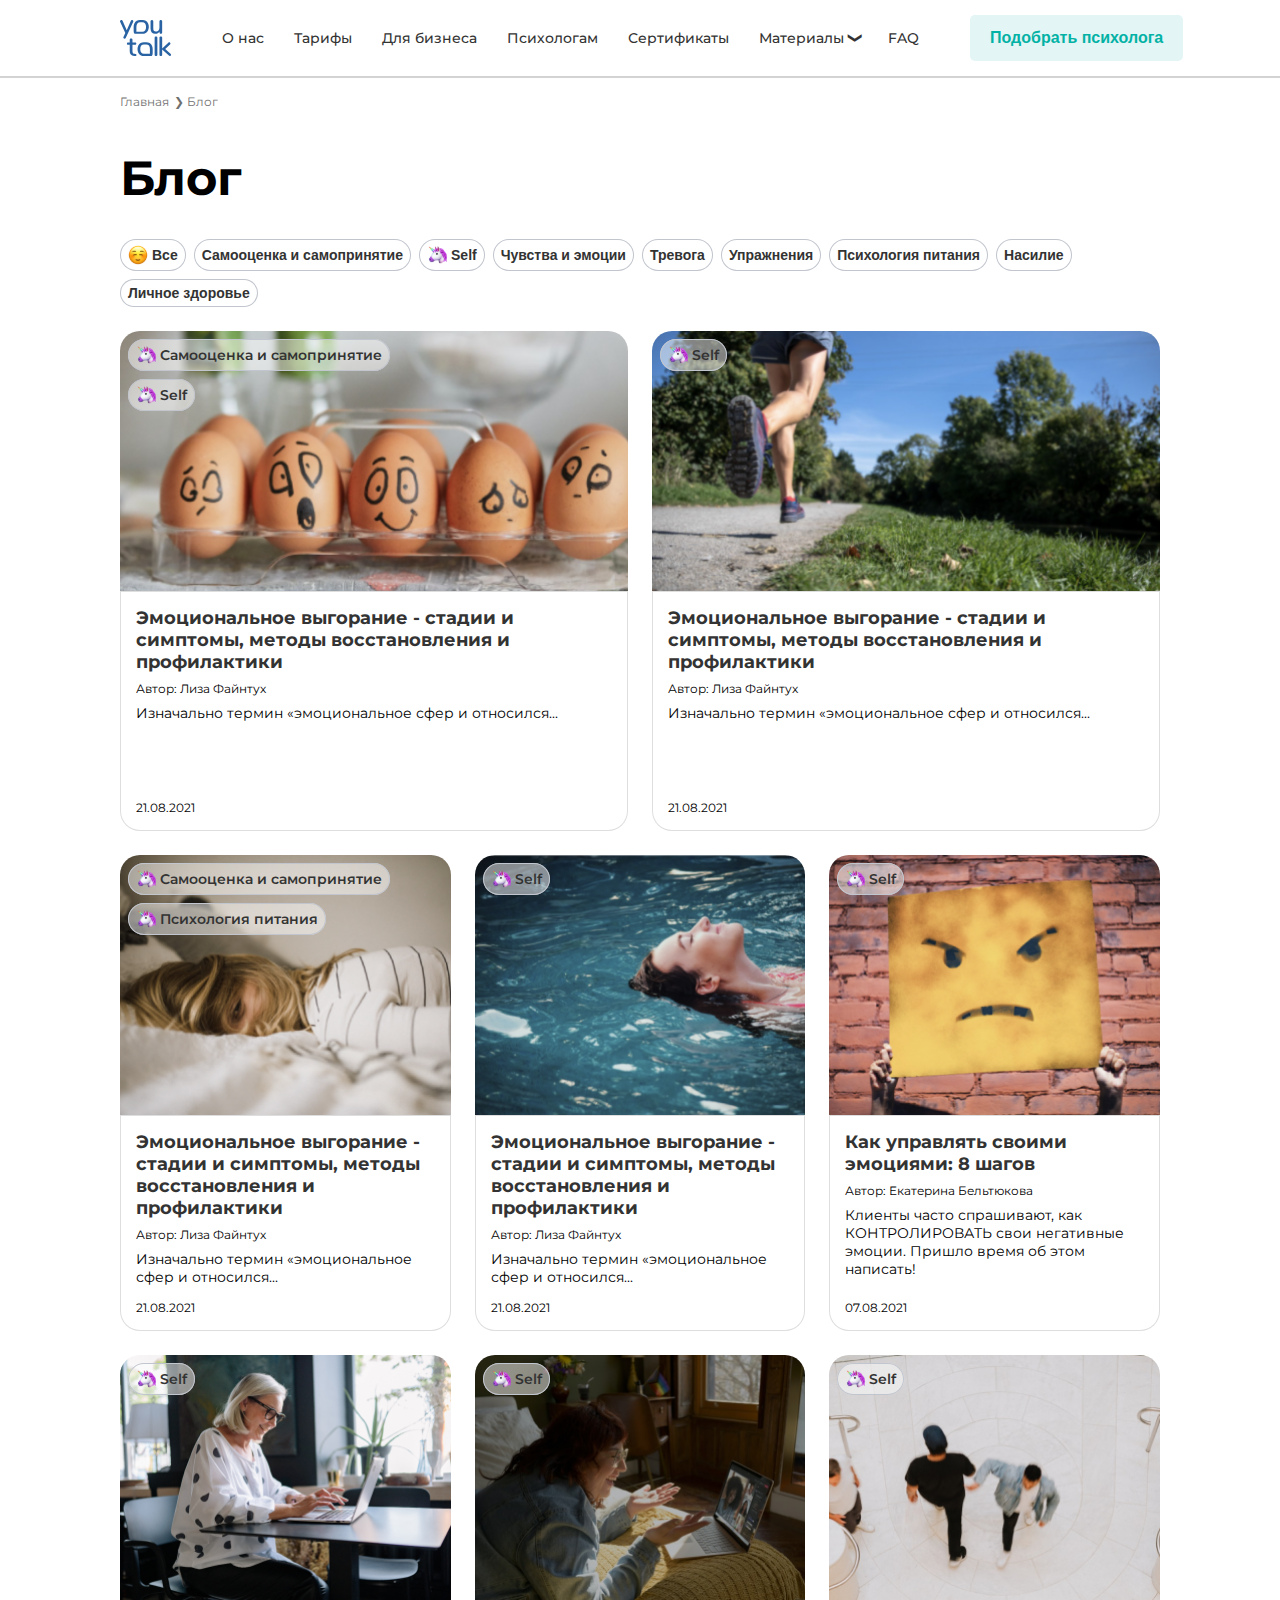
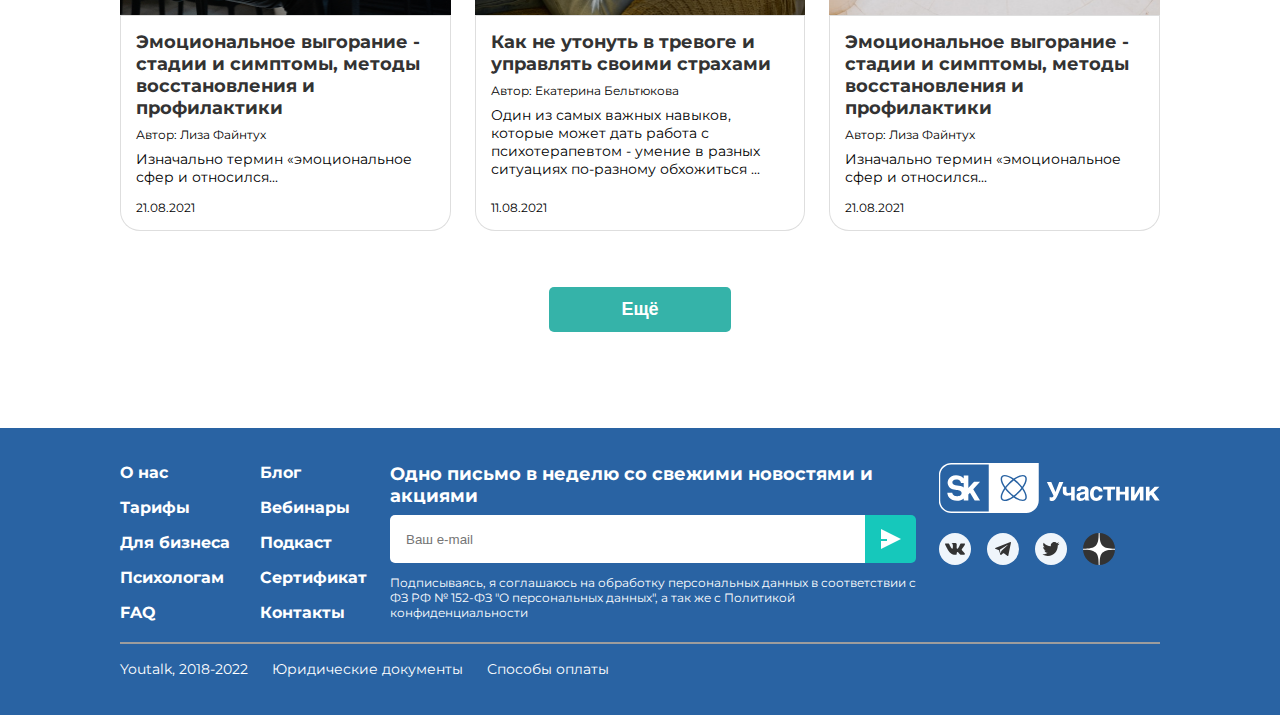
<file: index.html>
<!DOCTYPE html>
<html lang="en">
  <head>
    <meta charset="UTF-8" />
    <link rel="preconnect" href="https://fonts.googleapis.com" />
    <link rel="preconnect" href="https://fonts.gstatic.com" crossorigin />
    <link
      href="https://fonts.googleapis.com/css2?family=Montserrat:ital,wght@0,100..900;1,100..900&display=swap"
      rel="stylesheet"
    />
    <link rel="stylesheet" href="css/style.css" />
    <title>YouTalk-Blog</title>
  </head>
  <body>
    <header class="header">
      <div class="header-box">
        <img src="img/logo.svg" alt="Youtalk logo" class="header__logo" />
        <nav class="header__nav">
          <a href="#" class="header__nav__item">О нас</a>
          <a href="#" class="header__nav__item">Тарифы</a>
          <a href="#" class="header__nav__item">Для бизнеса</a>
          <a href="#" class="header__nav__item">Психологам</a>
          <a href="#" class="header__nav__item">Сертификаты</a>
          <a href="#" class="header__nav__item">Материалы</a>
          <a href="#" class="header__nav__item">FAQ</a>
        </nav>
        <button class="header__button">Подобрать психолога</button>
        <button class="header__burger-button">
          <span class="header__burger-button__item"></span>
        </button>
      </div>
    </header>
    <main class="content">
      <div class="content-box">
        <div class="layout__path">
          <ul>
            <li><a href="#">Главная</a></li>
            <li><a href="#">Блог</a></li>
          </ul>
        </div>
        <div class="layout__title">
          <h1>Блог</h1>
        </div>
        <div class="layout__list">
          <button class="layout__list__item">
            <img src="img/index/layout_list_item_1.svg" alt="" />Все
          </button>
          <button class="layout__list__item">Самооценка и самопринятие</button>
          <button class="layout__list__item">
            <img src="img/index/layout_list_item_2.svg" alt="Картинка-смайлик" />Self
          </button>
          <button class="layout__list__item">Чувства и эмоции</button>
          <button class="layout__list__item">Тревога</button>
          <button class="layout__list__item">Упражнения</button>
          <button class="layout__list__item">Психология питания</button>
          <button class="layout__list__item">Насилие</button>
          <button class="layout__list__item">Личное здоровье</button>
        </div>
        <div class="layout__content">
          <div class="layout__content__item">
            <div id="layout-cart1">
              <div class="layout__list__item">
                <img src="img/index/layout_list_item_2.svg" alt="Картинка-пони" />
                Самооценка и самопринятие
              </div>
              <div class="layout__list__item">
                <img src="img/index/layout_list_item_2.svg" alt="Картинка-пони" />
                Self
              </div>
            </div>
            <div>
              <h2>
                <a href="article1.html">
                  Эмоциональное выгорание - стадии и симптомы, методы
                  восстановления и профилактики
                </a>
              </h2>
              <p>Автор: Лиза Файнтух</p>
              <p>Изначально термин &laquo;эмоциональное сфер и относился...</p>
              <p>21.08.2021</p>
            </div>
          </div>
          <div class="layout__content__item">
            <div id="layout-cart2">
              <div class="layout__list__item">
                <img src="img/index/layout_list_item_2.svg" alt="Картинка-пони" />
                Self
              </div>
            </div>
            <div>
              <h2>
                <a href="#">
                  Эмоциональное выгорание - стадии и симптомы, методы
                  восстановления и профилактики
                </a>
              </h2>
              <p>Автор: Лиза Файнтух</p>
              <p>Изначально термин &laquo;эмоциональное сфер и относился...</p>
              <p>21.08.2021</p>
            </div>
          </div>
          <div class="layout__content__item">
            <div id="layout-cart3">
              <div class="layout__list__item">
                <img src="img/index/layout_list_item_2.svg" alt="Картинка-пони" />
                Самооценка и самопринятие
              </div>
              <div class="layout__list__item">
                <img src="img/index/layout_list_item_2.svg" alt="Картинка-пони" />
                Психология питания
              </div>
            </div>
            <div>
              <h2>
                <a href="#">
                  Эмоциональное выгорание - стадии и симптомы, методы
                  восстановления и профилактики
                </a>
              </h2>
              <p>Автор: Лиза Файнтух</p>
              <p>Изначально термин &laquo;эмоциональное сфер и относился...</p>
              <p>21.08.2021</p>
            </div>
          </div>
          <div class="layout__content__item">
            <div id="layout-cart4">
              <div class="layout__list__item">
                <img src="img/index/layout_list_item_2.svg" alt="Картинка-пони" />
                Self
              </div>
            </div>
            <div>
              <h2>
                <a href="#">
                  Эмоциональное выгорание - стадии и симптомы, методы
                  восстановления и профилактики
                </a>
              </h2>
              <p>Автор: Лиза Файнтух</p>
              <p>Изначально термин &laquo;эмоциональное сфер и относился...</p>
              <p>21.08.2021</p>
            </div>
          </div>
          <div class="layout__content__item">
            <div id="layout-cart5">
              <div class="layout__list__item">
                <img src="img/index/layout_list_item_2.svg" alt="Картинка-пони" />
                Self
              </div>
            </div>
            <div>
              <h2>
                <a href="#">Как управлять своими эмоциями: 8 шагов</a>
              </h2>
              <p>Автор: Екатерина Бельтюкова</p>
              <p>
                Клиенты часто спрашивают, как КОНТРОЛИРОВАТЬ свои негативные
                эмоции. Пришло время об этом написать!
              </p>
              <p>07.08.2021</p>
            </div>
          </div>
          <div class="layout__content__item">
            <div id="layout-cart6">
              <div class="layout__list__item">
                <img src="img/index/layout_list_item_2.svg" alt="Картинка-пони" />
                Self
              </div>
            </div>
            <div>
              <h2>
                <a href="#">
                  Эмоциональное выгорание - стадии и симптомы, методы
                  восстановления и профилактики
                </a>
              </h2>
              <p>Автор: Лиза Файнтух</p>
              <p>Изначально термин &laquo;эмоциональное сфер и относился...</p>
              <p>21.08.2021</p>
            </div>
          </div>
          <div class="layout__content__item">
            <div id="layout-cart7">
              <div class="layout__list__item">
                <img src="img/index/layout_list_item_2.svg" alt="Картинка-пони" />
                Self
              </div>
            </div>
            <div>
              <h2>
                <a href="#"
                  >Как не утонуть в тревоге и управлять своими страхами</a
                >
              </h2>
              <p>Автор: Екатерина Бельтюкова</p>
              <p>
                Один из самых важных навыков, которые может дать работа с
                психотерапевтом - умение в разных ситуациях по-разному
                обхожиться ...
              </p>
              <p>11.08.2021</p>
            </div>
          </div>
          <div class="layout__content__item">
            <div id="layout-cart8">
              <div class="layout__list__item">
                <img src="img/index/layout_list_item_2.svg" alt="Картинка-пони" />
                Self
              </div>
            </div>
            <div>
              <h2>
                <a href="#">
                  Эмоциональное выгорание - стадии и симптомы, методы
                  восстановления и профилактики
                </a>
              </h2>
              <p>Автор: Лиза Файнтух</p>
              <p>Изначально термин &laquo;эмоциональное сфер и относился...</p>
              <p>21.08.2021</p>
            </div>
          </div>
        </div>
        <div class="lyaout__button"><button>Ещё</button></div>
      </div>
    </main>
    <footer>
      <div class="footer-box">
        <div>
          <div class="basement__list">
            <div>
              <a class="basement__list__item" href="#">О нас</a>
              <a class="basement__list__item" href="#">Тарифы</a>
              <a class="basement__list__item" href="#"> Для бизнеса</a>
              <a class="basement__list__item" href="#">Психологам</a>
              <a class="basement__list__item" href="#">FAQ</a>
            </div>
            <div>
              <a class="basement__list__item" href="#">Блог</a>
              <a class="basement__list__item" href="#">Вебинары</a>
              <a class="basement__list__item" href="#">Подкаст</a>
              <a class="basement__list__item" href="#">Сертификат</a>
              <a class="basement__list__item" href="#">Контакты</a>
            </div>
          </div>
          <div class="basement__info">
            <p>Одно письмо в неделю со свежими новостями и акциями</p>
            <div class="basement__info__input-button">
              <input
                type="text"
                placeholder="Ваш e-mail"
                class="basement__info__input"
              />
              <button class="basement__info__button">
                <div></div>
                <div></div>
              </button>
            </div>
            <p class="basement__info__agreement">
              Подписываясь, я соглашаюсь на обработку персональных данных в
              соответствии с ФЗ РФ № 152-ФЗ "О персональных данных", а так же с
              Политикой конфиденциальности
            </p>
          </div>
          <div class="basement__out">
            <div>
              <a href="#"
                ><img
                  src="img/SK участник logo.svg"
                  alt="Ссылка на СК Участник"
              /></a>
            </div>
            <div class="basement__out__list">
              <a href="#"
                ><img src="img/vk logo.svg" alt="Ссылка на Вконтакте"
              /></a>
              <a href="#"
                ><img src="img/telegram logo.svg" alt="Ссылка на телеграмм"
              /></a>
              <a href="#"
                ><img src="img/twit logo.svg" alt="Ссылка на твиттер"
              /></a>
              <a href="#"
                ><img src="img/inst logo.svg" alt="Ссылка на инстаграмм"
              /></a>
            </div>
          </div>
        </div>
        <div class="basement__data">
          <a href="#">Youtalk, 2018-2022</a>
          <a href="#">Юридические документы</a>
          <a href="#">Способы оплаты</a>
        </div>
      </div>
    </footer>
  </body>
</html>
</file>
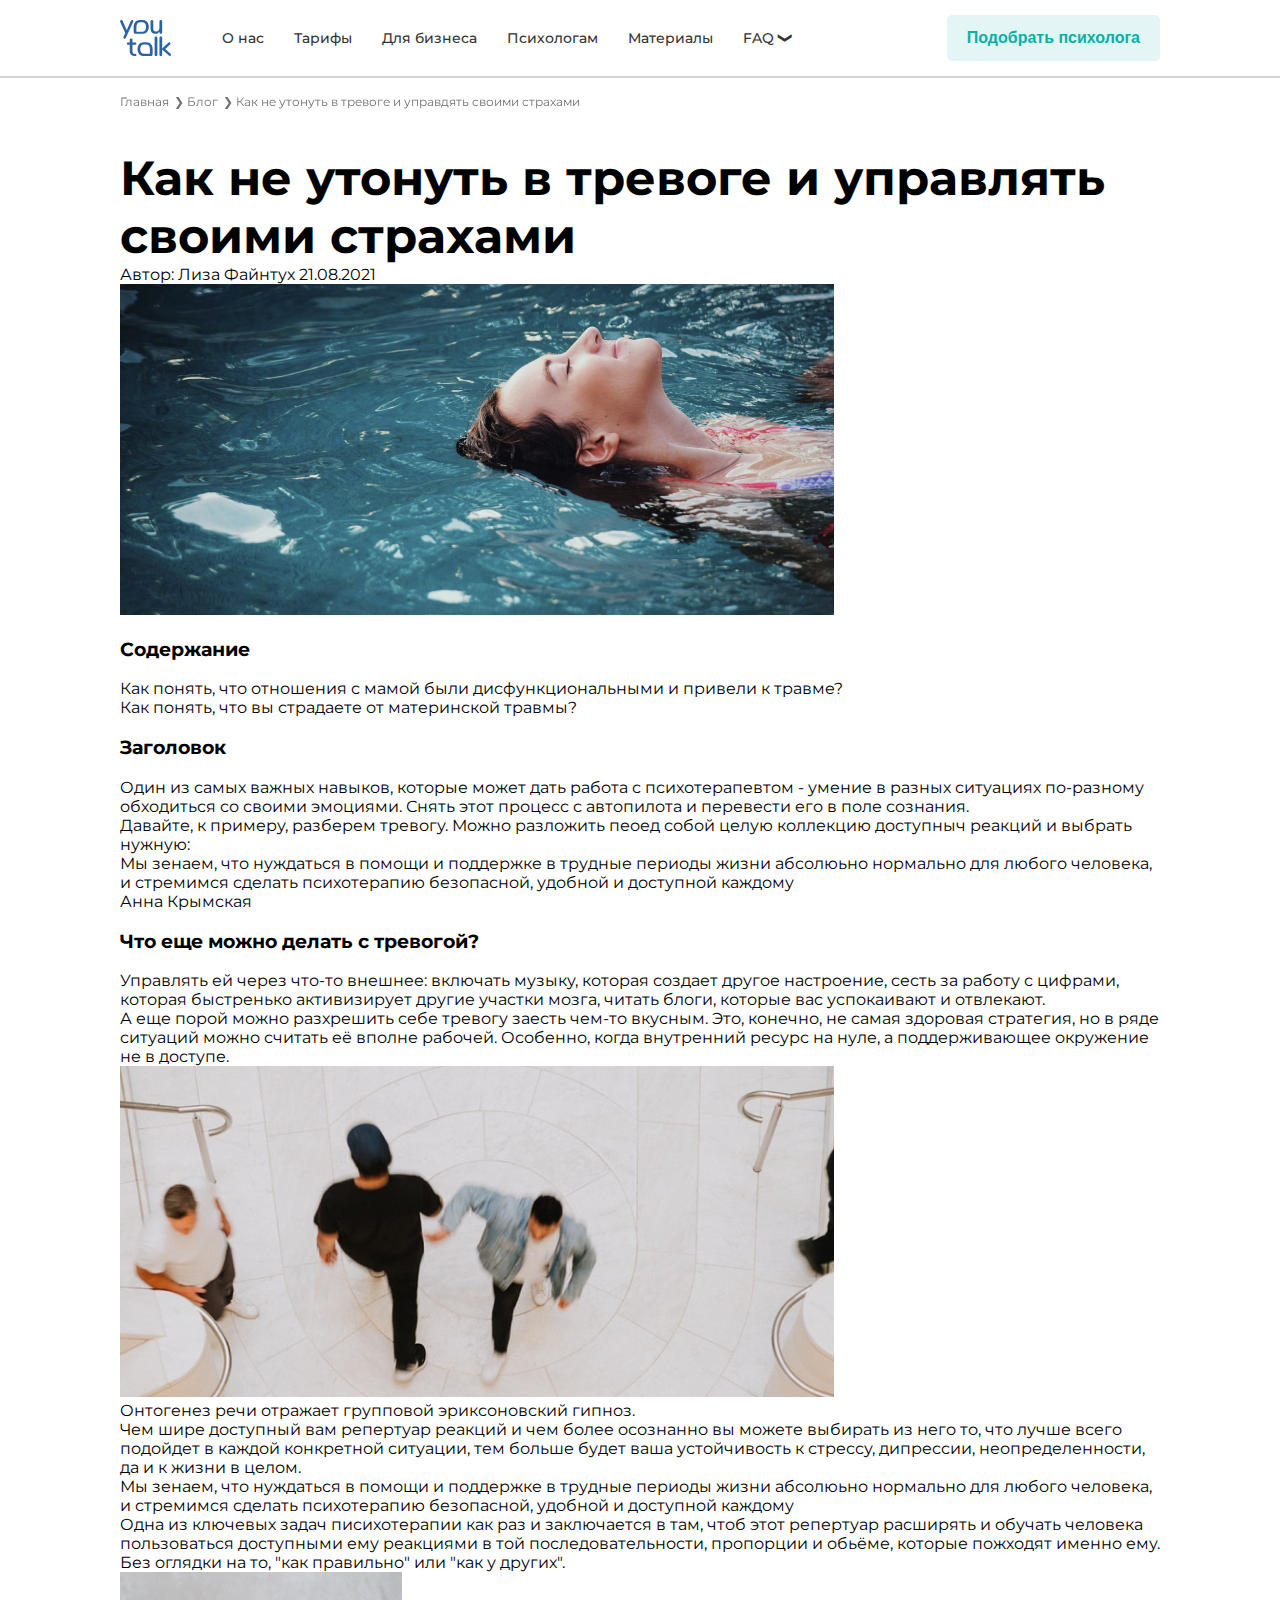
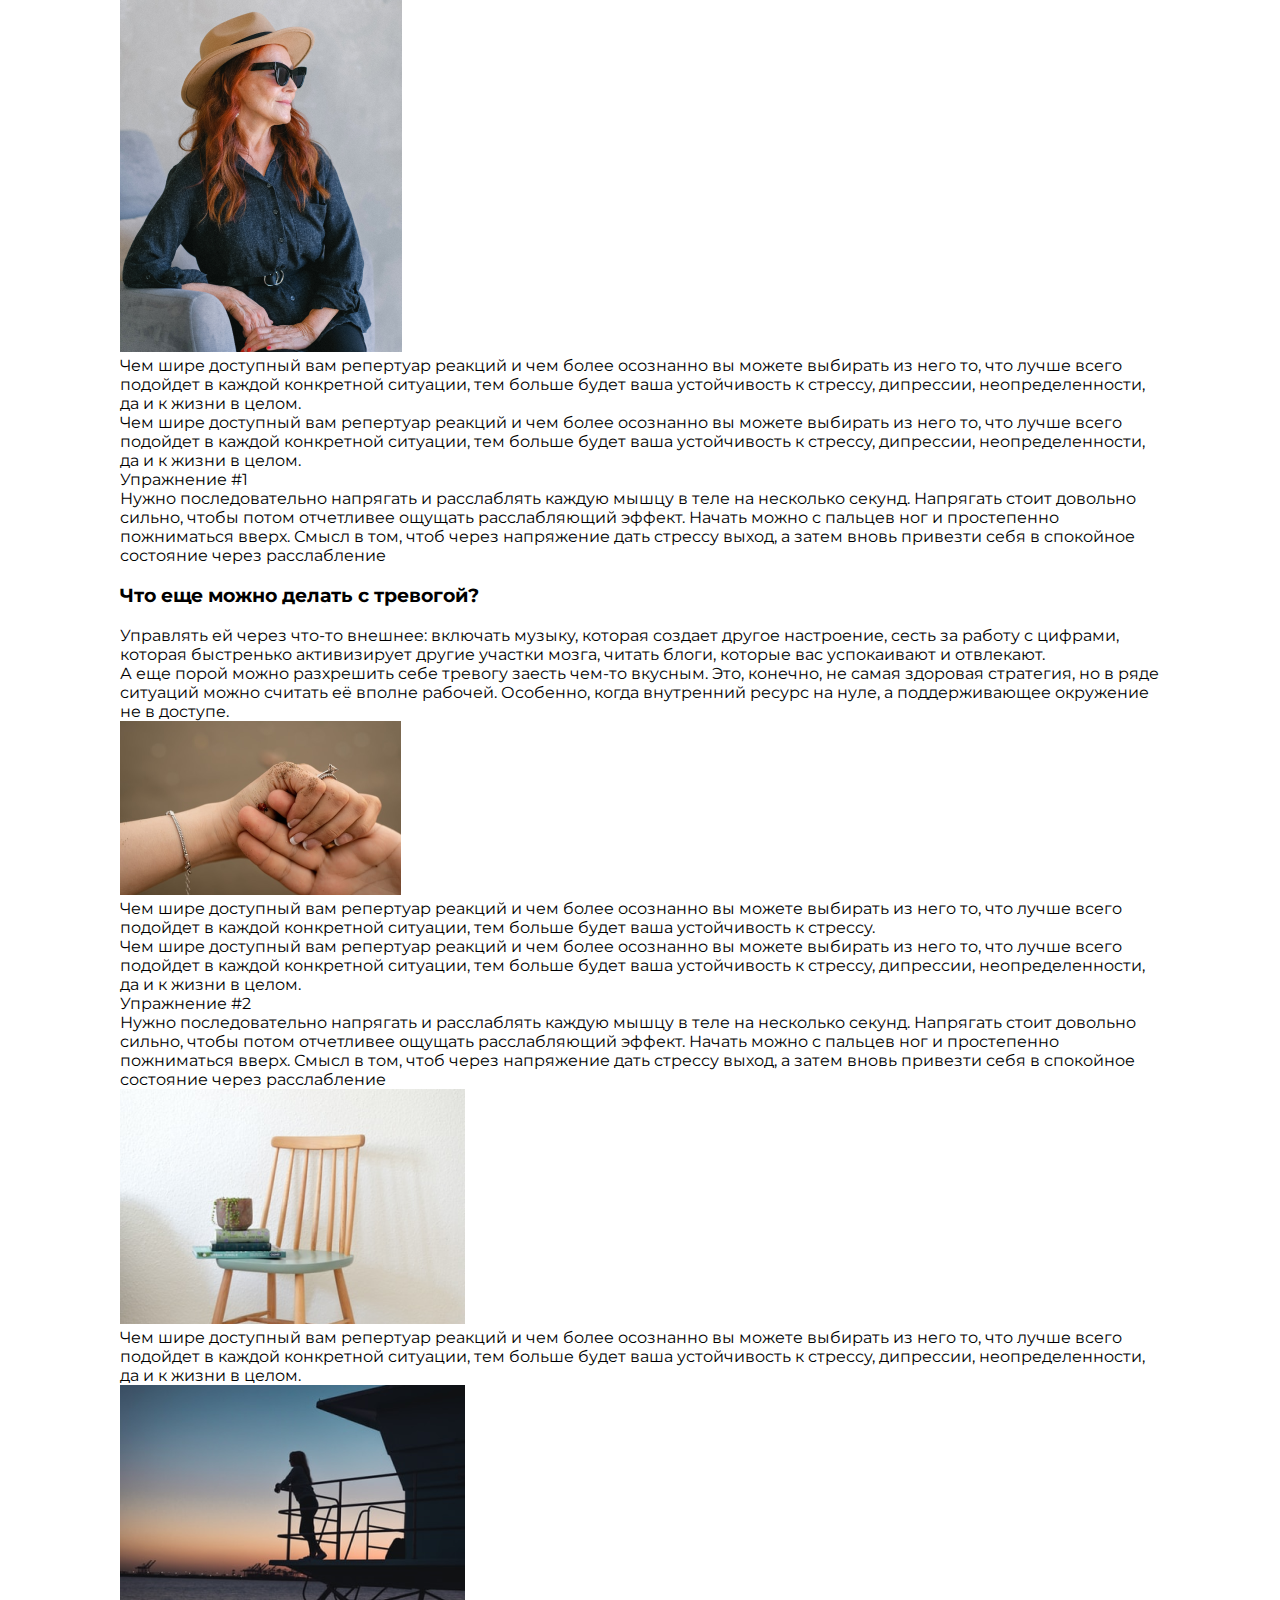
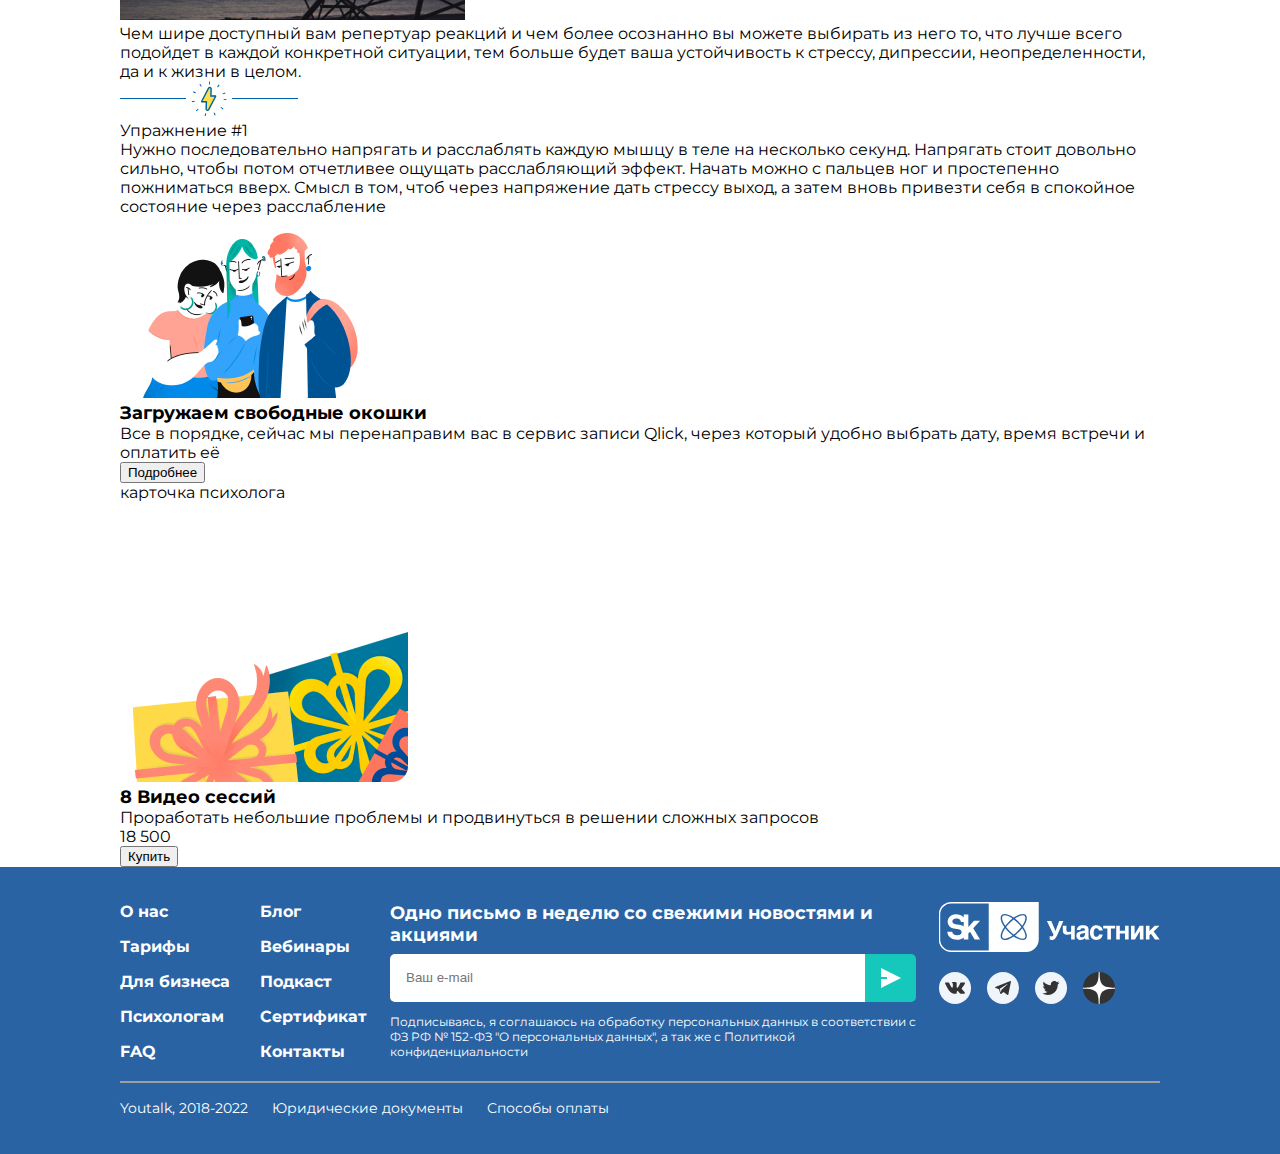
<file: article1.html>
<!DOCTYPE html>
<html lang="en">
  <head>
    <meta charset="UTF-8" />
    <link rel="preconnect" href="https://fonts.googleapis.com" />
    <link rel="preconnect" href="https://fonts.gstatic.com" crossorigin />
    <link
      href="https://fonts.googleapis.com/css2?family=Montserrat:ital,wght@0,100..900;1,100..900&display=swap"
      rel="stylesheet"
    />
    <link rel="stylesheet" href="css/style.css" />
    <title>YouTalk-article</title>
  </head>
  <body>
    <header class="header">
      <div class="header-box">
        <img src="img/logo.svg" alt="Youtalk logo" class="header__logo" />
        <nav class="header__nav">
          <a href="#" class="header__nav__item">О нас</a>
          <a href="#" class="header__nav__item">Тарифы</a>
          <a href="#" class="header__nav__item">Для бизнеса</a>
          <a href="#" class="header__nav__item">Психологам</a>
          <a href="#" class="header__nav__item">Материалы</a>
          <a href="#" class="header__nav__item">FAQ</a>
        </nav>
        <button class="header__button">Подобрать психолога</button>
        <button class="header__burger-button">
          <span class="header__burger-button__item"></span>
        </button>
      </div>
    </header>
    <main class="content">
      <div class="content-box">
        <div class="layout__path">
          <ul>
            <li><a href="#">Главная</a></li>
            <li><a href="#">Блог</a></li>
            <li>
              <a href="#"
                >Как не утонуть в тревоге и управдять своими страхами</a
              >
            </li>
          </ul>
        </div>
        <section>
          <h1>Как не утонуть в тревоге и управлять своими страхами</h1>
          <p>Автор: Лиза Файнтух 21.08.2021</p>
          <div>
            <img
              src="img/article1/block1.png"
              alt="фото девушки, лежащей на воде"
            />
          </div>
          <h3>Содержание</h3>
          <p>
            Как понять, что отношения с мамой были дисфункциональными и привели
            к травме?
          </p>
          <p>Как понять, что вы страдаете от материнской травмы?</p>
          <h3>Заголовок</h3>
          <p>
            Один из самых важных навыков, которые может дать работа с
            психотерапевтом - умение в разных ситуациях по-разному обходиться со
            своими эмоциями. Снять этот процесс с автопилота и перевести его в
            поле сознания.
          </p>
          <p>
            Давайте, к примеру, разберем тревогу. Можно разложить пеоед собой
            целую коллекцию доступныч реакций и выбрать нужную:
          </p>
          <p>
            Мы зенаем, что нуждаться в помощи и поддержке в трудные периоды
            жизни абсолюьно нормально для любого человека, и стремимся сделать
            психотерапию безопасной, удобной и доступной каждому
          </p>
          <p>Анна Крымская</p>
          <h3>Что еще можно делать с тревогой?</h3>
          <p>
            Управлять ей через что-то внешнее: включать музыку, которая создает
            другое настроение, сесть за работу с цифрами, которая быстренько
            активизирует другие участки мозга, читать блоги, которые вас
            успокаивают и отвлекают.
          </p>
          <p>
            А еще порой можно разхрешить себе тревогу заесть чем-то вкусным.
            Это, конечно, не самая здоровая стратегия, но в ряде ситуаций можно
            считать её вполне рабочей. Особенно, когда внутренний ресурс на
            нуле, а поддерживающее окружение не в доступе.
          </p>
          <div>
            <img src="img/article1/block2.png" alt="фото комнаты с людьми" />
          </div>
          <p>Онтогенез речи отражает групповой эриксоновский гипноз.</p>
          <p>
            Чем шире доступный вам репертуар реакций и чем более осознанно вы
            можете выбирать из него то, что лучше всего подойдет в каждой
            конкретной ситуации, тем больше будет ваша устойчивость к стрессу,
            дипрессии, неопределенности, да и к жизни в целом.
          </p>
          <p>
            Мы зенаем, что нуждаться в помощи и поддержке в трудные периоды
            жизни абсолюьно нормально для любого человека, и стремимся сделать
            психотерапию безопасной, удобной и доступной каждому
          </p>
          <p>
            Одна из ключевых задач писихотерапии как раз и заключается в там,
            чтоб этот репертуар расширять и обучать человека пользоваться
            доступными ему реакциями в той последовательности, пропорции и
            обьёме, которые пожходят именно ему. Без оглядки на то, "как
            правильно" или "как у других".
          </p>
          <div>
            <img
              src="img/article1/block3.png"
              alt="Фото уверенной в себе женщины"
            />
          </div>
          <p>
            Чем шире доступный вам репертуар реакций и чем более осознанно вы
            можете выбирать из него то, что лучше всего подойдет в каждой
            конкретной ситуации, тем больше будет ваша устойчивость к стрессу,
            дипрессии, неопределенности, да и к жизни в целом.
          </p>
          <p>
            Чем шире доступный вам репертуар реакций и чем более осознанно вы
            можете выбирать из него то, что лучше всего подойдет в каждой
            конкретной ситуации, тем больше будет ваша устойчивость к стрессу,
            дипрессии, неопределенности, да и к жизни в целом.
          </p>
          <p>Упражнение #1</p>
          <p>
            Нужно последовательно напрягать и расслаблять каждую мышцу в теле на
            несколько секунд. Напрягать стоит довольно сильно, чтобы потом
            отчетливее ощущать расслабляющий эффект. Начать можно с пальцев ног
            и простепенно пожниматься вверх. Смысл в том, чтоб через напряжение
            дать стрессу выход, а затем вновь привезти себя в спокойное
            состояние через расслабление
          </p>
          <h3>Что еще можно делать с тревогой?</h3>
          <p>
            Управлять ей через что-то внешнее: включать музыку, которая создает
            другое настроение, сесть за работу с цифрами, которая быстренько
            активизирует другие участки мозга, читать блоги, которые вас
            успокаивают и отвлекают.
          </p>
          <p>
            А еще порой можно разхрешить себе тревогу заесть чем-то вкусным.
            Это, конечно, не самая здоровая стратегия, но в ряде ситуаций можно
            считать её вполне рабочей. Особенно, когда внутренний ресурс на
            нуле, а поддерживающее окружение не в доступе.
          </p>
          <div>
            <img src="img/article1/block4.png" alt="Фото двух ладоней" />
          </div>
          <p>
            Чем шире доступный вам репертуар реакций и чем более осознанно вы
            можете выбирать из него то, что лучше всего подойдет в каждой
            конкретной ситуации, тем больше будет ваша устойчивость к стрессу.
          </p>
          <p>
            Чем шире доступный вам репертуар реакций и чем более осознанно вы
            можете выбирать из него то, что лучше всего подойдет в каждой
            конкретной ситуации, тем больше будет ваша устойчивость к стрессу,
            дипрессии, неопределенности, да и к жизни в целом.
          </p>
          <p>Упражнение #2</p>
          <p>
            Нужно последовательно напрягать и расслаблять каждую мышцу в теле на
            несколько секунд. Напрягать стоит довольно сильно, чтобы потом
            отчетливее ощущать расслабляющий эффект. Начать можно с пальцев ног
            и простепенно пожниматься вверх. Смысл в том, чтоб через напряжение
            дать стрессу выход, а затем вновь привезти себя в спокойное
            состояние через расслабление
          </p>
          <div>
            <img
              src="img/article1/block5.png"
              alt="Фото стула с лежащими на нем книгами"
            />
          </div>
          <p>
            Чем шире доступный вам репертуар реакций и чем более осознанно вы
            можете выбирать из него то, что лучше всего подойдет в каждой
            конкретной ситуации, тем больше будет ваша устойчивость к стрессу,
            дипрессии, неопределенности, да и к жизни в целом.
          </p>
          <div>
            <img
              src="img/article1/block6.png"
              alt="Фото девушки, любующейся закатом"
            />
          </div>
          <p>
            Чем шире доступный вам репертуар реакций и чем более осознанно вы
            можете выбирать из него то, что лучше всего подойдет в каждой
            конкретной ситуации, тем больше будет ваша устойчивость к стрессу,
            дипрессии, неопределенности, да и к жизни в целом.
          </p>
          <div><img src="img/article1/Group.svg" alt="" /></div>
          <p>Упражнение #1</p>
          <p>
            Нужно последовательно напрягать и расслаблять каждую мышцу в теле на
            несколько секунд. Напрягать стоит довольно сильно, чтобы потом
            отчетливее ощущать расслабляющий эффект. Начать можно с пальцев ног
            и простепенно пожниматься вверх. Смысл в том, чтоб через напряжение
            дать стрессу выход, а затем вновь привезти себя в спокойное
            состояние через расслабление
          </p>
        </section>
        <aside>
          <div>
            <img src="img/article1/Image.png" alt="Рисунок радостных людей" />
            <h2>Загружаем свободные окошки</h2>
            <p>
              Все в порядке, сейчас мы перенаправим вас в сервис записи Qlick,
              через который удобно выбрать дату, время встречи и оплатить её
            </p>
            <button>Подробнее</button>
          </div>
          <div>карточка психолога</div>
          <div>
            <img src="img/article1/Frame.png" alt="Картинка с подарками" />
          </div>
          <div>
            <h2>8 Видео сессий</h2>
            <p>
              Проработать небольшие проблемы и продвинуться в решении сложных
              запросов
            </p>
            <p>18 500</p>
            <button>Купить</button>
          </div>
        </aside>
      </div>
    </main>
    <footer>
      <div class="footer-box">
        <div>
          <div class="basement__list">
            <div>
              <a class="basement__list__item" href="#">О нас</a>
              <a class="basement__list__item" href="#">Тарифы</a>
              <a class="basement__list__item" href="#"> Для бизнеса</a>
              <a class="basement__list__item" href="#">Психологам</a>
              <a class="basement__list__item" href="#">FAQ</a>
            </div>
            <div>
              <a class="basement__list__item" href="#">Блог</a>
              <a class="basement__list__item" href="#">Вебинары</a>
              <a class="basement__list__item" href="#">Подкаст</a>
              <a class="basement__list__item" href="#">Сертификат</a>
              <a class="basement__list__item" href="#">Контакты</a>
            </div>
          </div>
          <div class="basement__info">
            <p>Одно письмо в неделю со свежими новостями и акциями</p>
            <div class="basement__info__input-button">
              <input
                type="text"
                placeholder="Ваш e-mail"
                class="basement__info__input"
              />
              <button class="basement__info__button">
                <div></div>
                <div></div>
              </button>
            </div>
            <p class="basement__info__agreement">
              Подписываясь, я соглашаюсь на обработку персональных данных в
              соответствии с ФЗ РФ № 152-ФЗ "О персональных данных", а так же с
              Политикой конфиденциальности
            </p>
          </div>
          <div class="basement__out">
            <div>
              <a href="#"
                ><img
                  src="img/SK участник logo.svg"
                  alt="Ссылка на СК Участник"
              /></a>
            </div>
            <div class="basement__out__list">
              <a href="#"
                ><img src="img/vk logo.svg" alt="Ссылка на Вконтакте"
              /></a>
              <a href="#"
                ><img src="img/telegram logo.svg" alt="Ссылка на телеграмм"
              /></a>
              <a href="#"
                ><img src="img/twit logo.svg" alt="Ссылка на твиттер"
              /></a>
              <a href="#"
                ><img src="img/inst logo.svg" alt="Ссылка на инстаграмм"
              /></a>
            </div>
          </div>
        </div>
        <div class="basement__data">
          <a href="#">Youtalk, 2018-2022</a>
          <a href="#">Юридические документы</a>
          <a href="#">Способы оплаты</a>
        </div>
      </div>
    </footer>
  </body>
</html>
</file>
<file: css/style.css>
a {
  text-decoration: none;
}
h1 {
  margin: 0;
  font-weight: 700;
  font-size: 24px;
}
p,
h2 {
  margin: 0;
}
h2 {
  font-weight: 700;
  font-size: 18px;
}
li {
  list-style: none;
}
.header-box,
.content-box,
.footer-box {
  margin: 0 16px;
  font-family: "montserrat";
}
body,
ul {
  margin: 0;
  padding: 0;
}
button:hover {
  cursor: pointer;
}
.header__logo {
  width: 48px;
  height: 34px;
}
.header__nav {
  display: none;
}
.header__button {
  display: none;
}
.header__burger-button {
  position: relative;
  width: 18px;
  height: 18px;
  background: #fff;
  border: none;
}
.header__burger-button__item,
.header__burger-button__item::before,
.header__burger-button__item::after {
  position: absolute;
  width: 18px;
  height: 2px;
  top: 50%;
  left: 50%;
  margin-top: -1px;
  margin-left: -9px;
  background: #03b2a5;
}
.header__burger-button__item::before,
.header__burger-button__item::after {
  content: "";
}
.header__burger-button__item::before {
  transform: translateY(-4px);
}
.header__burger-button__item::after {
  transform: translateY(4px);
}
.header {
  align-items: center;
  display: flex;
  height: 56px;
  border-bottom: 2px solid lightgray;
}
.header-box {
  width: 100%;
  display: flex;
  justify-content: space-between;
  align-items: center;
}
.layout__path {
  margin: 24px 0;
  font-weight: 400;
  font-size: 12px;
}
.layout__path ul {
  overflow-x: auto;
  scrollbar-width: none;
  white-space: nowrap;
}
.layout__path a {
  color: #333333;
  opacity: 0.7;
}
li {
  display: inline;
}
.layout__path li:nth-last-of-type(n + 2)::after {
  content: "\276f";
  padding-left: 5px;
  color: #333333;
  opacity: 0.7;
}
.layout__list {
  margin: 24px 0;
  display: flex;
  gap: 8px;
  overflow-x: auto;
  scrollbar-width: none;
}
.layout__list__item {
  width: max-content;
  border: none;
  box-shadow: #c1c5cd 0 0 0 1px inset;
  border-radius: 25px;
  padding: 6px 8px;
  font-weight: 600;
  font-size: 14px;
  color: #333333;
  background: none;
  white-space: nowrap;
  display: flex;
  align-items: center;
  gap: 4px;
}
.layout__list__item img {
  width: 20px;
  height: 20px;
}
.layout__list button:hover {
  box-shadow: #16c8bb 0 0 0 2px inset;
}
.layout__content__item .layout__list__item {
  background: linear-gradient(
    to bottom,
    rgba(255, 255, 255, 0.5),
    rgba(255, 255, 255, 0.5)
  );
}
.layout__content {
  display: grid;
  grid-template-columns: repeat(6, 1fr);
  gap: 16px;
}
.layout__content > div:nth-of-type(n + 5) {
  display: none;
}
.layout__content__item {
  grid-column: 1/7;
}
.layout__content__item > div:first-of-type {
  box-sizing: border-box;
  display: flex;
  flex-direction: column;
  align-items: start;
  padding: 8px 0 0 8px;
  gap: 8px;
  height: 206px;
  background-size: cover;
  background-position: center;
  border-top-left-radius: 20px;
  border-top-right-radius: 20px;
}

.layout__content__item > div:last-of-type {
  box-sizing: border-box;
  display: flex;
  flex-direction: column;
  gap: 8px;
  padding: 16px;
  box-shadow: #dedede 0 0 0 1px inset;
  border-bottom-left-radius: 20px;
  border-bottom-right-radius: 20px;
}
.layout__content__item p:nth-of-type(1),
.layout__content__item p:nth-of-type(3) {
  font-size: 12px;
  font-weight: 400;
}
.layout__content__item p:nth-of-type(2) {
  font-size: 14px;
  font-weight: 400;
}
.layout__content__item p:nth-of-type(3) {
  margin-top: auto;
}
#layout-cart1 {
  background-image: url("../img/index/Rectangle1.png");
}
#layout-cart2 {
  background-image: url("../img/index/Rectangle2.png");
}
#layout-cart3 {
  background-image: url("../img/index/Rectangle3.png");
}
#layout-cart4 {
  background-image: url("../img/index/Rectangle4.png");
}
#layout-cart5 {
  background-image: url("../img/index/Rectangle5.png");
}
#layout-cart6 {
  background-image: url("../img/index/Rectangle6.png");
}
#layout-cart7 {
  background-image: url("../img/index/Rectangle7.png");
}
#layout-cart8 {
  background-image: url("../img/index/Rectangle8.png");
}
.layout__content__item a {
  color: #333333;
}
.lyaout__button {
  display: flex;
  justify-content: center;
  align-items: center;
  margin: 28px 0 59px;
}
.lyaout__button button {
  width: 182px;
  padding: 12px 0;
  font-size: 18px;
  font-weight: 700;
  color: #fff;
  background: #35b3a9;
  border: none;
  border-radius: 5px;
}
footer {
  background: #2963a3;
  color: #fff;
}
footer a {
  color: #fff;
}
.footer-box > div:first-of-type {
  display: flex;
  flex-direction: column;
  gap: 23px;
  padding: 35px 0 20px;
}
.basement__list {
  display: flex;
  justify-content: space-between;
  font-size: 16px;
  font-weight: 700;
  white-space: nowrap;
}
.basement__list div {
  display: flex;
  flex-direction: column;
  row-gap: 16px;
}

.basement__info p:first-child {
  font-size: 18px;
  font-weight: 700;
}
.basement__info p:last-child {
  font-size: 12px;
  font-weight: 400;
  margin-top: 12px;
}
.basement__info__input {
  box-sizing: border-box;
  height: 48px;
  width: 100%;
  border-top-left-radius: 5px;
  border-top-right-radius: 5px;
  border-bottom-left-radius: 5px;
  border-bottom-right-radius: 5px;
  border: none;
  padding-left: 16px;
  outline: none;
}
.basement__info__input-button {
  display: flex;
  box-sizing: border-box;
  margin-top: 8px;
}
.basement__info__button {
  position: relative;
  display: none;
  align-items: center;
  justify-content: center;
  width: 55px;
  height: 48px;
  border: none;
  background: #16c8bb;
  border-top-right-radius: 5px;
  border-bottom-right-radius: 5px;
}
.basement__info__button div:first-of-type {
  width: 0;
  height: 0;
  border-top: 10px solid transparent;
  border-bottom: 10px solid transparent;
  border-left: 20px solid #fff;
  position: absolute;
}
.basement__info__button div:last-of-type {
  background: #16c8bb;
  width: 6px;
  height: 2px;
  z-index: 1;
  margin-top: 1px;
  margin-right: 14px;
}
.basement__out__list {
  display: flex;
  gap: 16px;
  margin-top: 16px;
}
.basement__data {
  display: flex;
  flex-direction: column;
  gap: 24px;
  border-top: 2px solid #9d9d9d;
  font-size: 14px;
  font-weight: 400;
  padding-top: 20px;
  padding-bottom: 37px;
}

@media screen and (min-width: 415px) {
  .header-box,
  .content-box,
  .footer-box {
    margin: 0 20px;
  }
  .header {
    height: 72px;
  }
  h1 {
    font-size: 32px;
  }
  .layout__path {
    margin: 16px 0 32px;
  }
  .layout__list {
    margin-bottom: 16px;
  }
  .layout__content__item > div:last-of-type {
    min-height: 260px;
  }
  .basement__info__button {
    display: flex;
  }
  .basement__info__input {
    border-top-right-radius: 0;
    border-bottom-right-radius: 0;
  }
}
@media screen and (min-width: 768px) {
  .header {
    height: 76px;
  }
  h1 {
    font-size: 48px;
  }
  .header__logo {
    width: 51px;
    height: 36px;
  }
  .layout__path {
    margin: 16px 0 40px;
  }
  .layout__list {
    margin: 32px 0 24px;
  }
  .layout__content > div:nth-of-type(-n + 2) > div:first-of-type {
    height: 404px;
  }
  .layout__content > div:nth-of-type(-n + 2) > div:last-of-type {
    height: 196px;
  }
  .layout__content > div:nth-of-type(n + 3) > div:first-of-type {
    height: 206px;
  }
  .layout__content > div:nth-of-type(n + 3) > div:last-of-type {
    height: 241px;
  }

  .layout__content__item > div:last-of-type {
    min-height: 196px;
  }
  .layout__list {
    flex-wrap: wrap;
  }
  .layout__content {
    gap: 24px;
  }
  .layout__content > div:nth-of-type(n + 5) {
    display: block;
  }
  .layout__content > div:nth-of-type(n + 3) {
    grid-column: span 3;
  }
  .lyaout__button {
    margin: 33px 0 55px;
  }
  .footer-box > div:first-of-type {
    flex-direction: row;
    flex-wrap: wrap;
  }
  .basement__list {
    flex: 1;
    justify-content: space-between;
    gap: 30px;
  }
  .basement__info {
    width: 60%;
  }
  .basement__data {
    flex-direction: row;
    padding-top: 16px;
  }
}
@media screen and (min-width: 1024px) {
  .header-box,
  .content-box,
  .footer-box {
    margin: 0 32px;
  }
  .header__nav {
    display: flex;
    justify-content: space-between;
    flex: 1;
    position: relative;
    margin: 0 20px 0 32px;
    white-space: nowrap;
    font-size: 14px;
    font-weight: 500;
  }
  .header__nav a {
    color: #333333;
  }
  .header__nav a:nth-of-type(6)::after {
    content: "\276f";
    position: absolute;
    rotate: 90deg;
    margin-left: 6px;
    color: #333333;
  }
  .header__nav a:nth-of-type(6) {
    padding-right: 14px;
  }
  .header__burger-button {
    display: none;
  }
  .header__button {
    display: flex;
    padding: 14px 20px;
    font-size: 16px;
    font-weight: 700;
    color: #03b2a5;
    background: #e3f5f5;
    border: none;
    border-radius: 5px;
    white-space: nowrap;
  }
  .layout__content > div:nth-of-type(-n + 2) {
    grid-column: span 3;
  }
  .layout__content > div:nth-of-type(n + 3) {
    grid-column: span 2;
  }
  .layout__content > div:nth-of-type(-n + 2) > div:first-of-type {
    height: 260px;
  }
  .layout__content > div:nth-of-type(-n + 2) > div:last-of-type {
    height: 240px;
  }
  .layout__content > div:nth-of-type(n + 3) > div:first-of-type {
    height: 206px;
  }
  .layout__content > div:nth-of-type(n + 3) > div:last-of-type {
    height: 253px;
  }
  .footer-box > div:first-of-type {
    flex-wrap: nowrap;
  }
}
@media screen and (min-width: 1280px) {
  .header-box,
  .content-box,
  .footer-box {
    margin: 0 120px;
  }
  .header__nav {
    gap: 30px;
    justify-content: left;
    margin: 0 51px;
  }
  .layout__content > div:nth-of-type(n + 1) > div:first-of-type {
    height: 260px;
  }
  .layout__content > div:nth-of-type(n + 3) > div:last-of-type {
    height: 216px;
  }
  .lyaout__button {
    margin: 56px 0 96px;
  }
}
</file>
